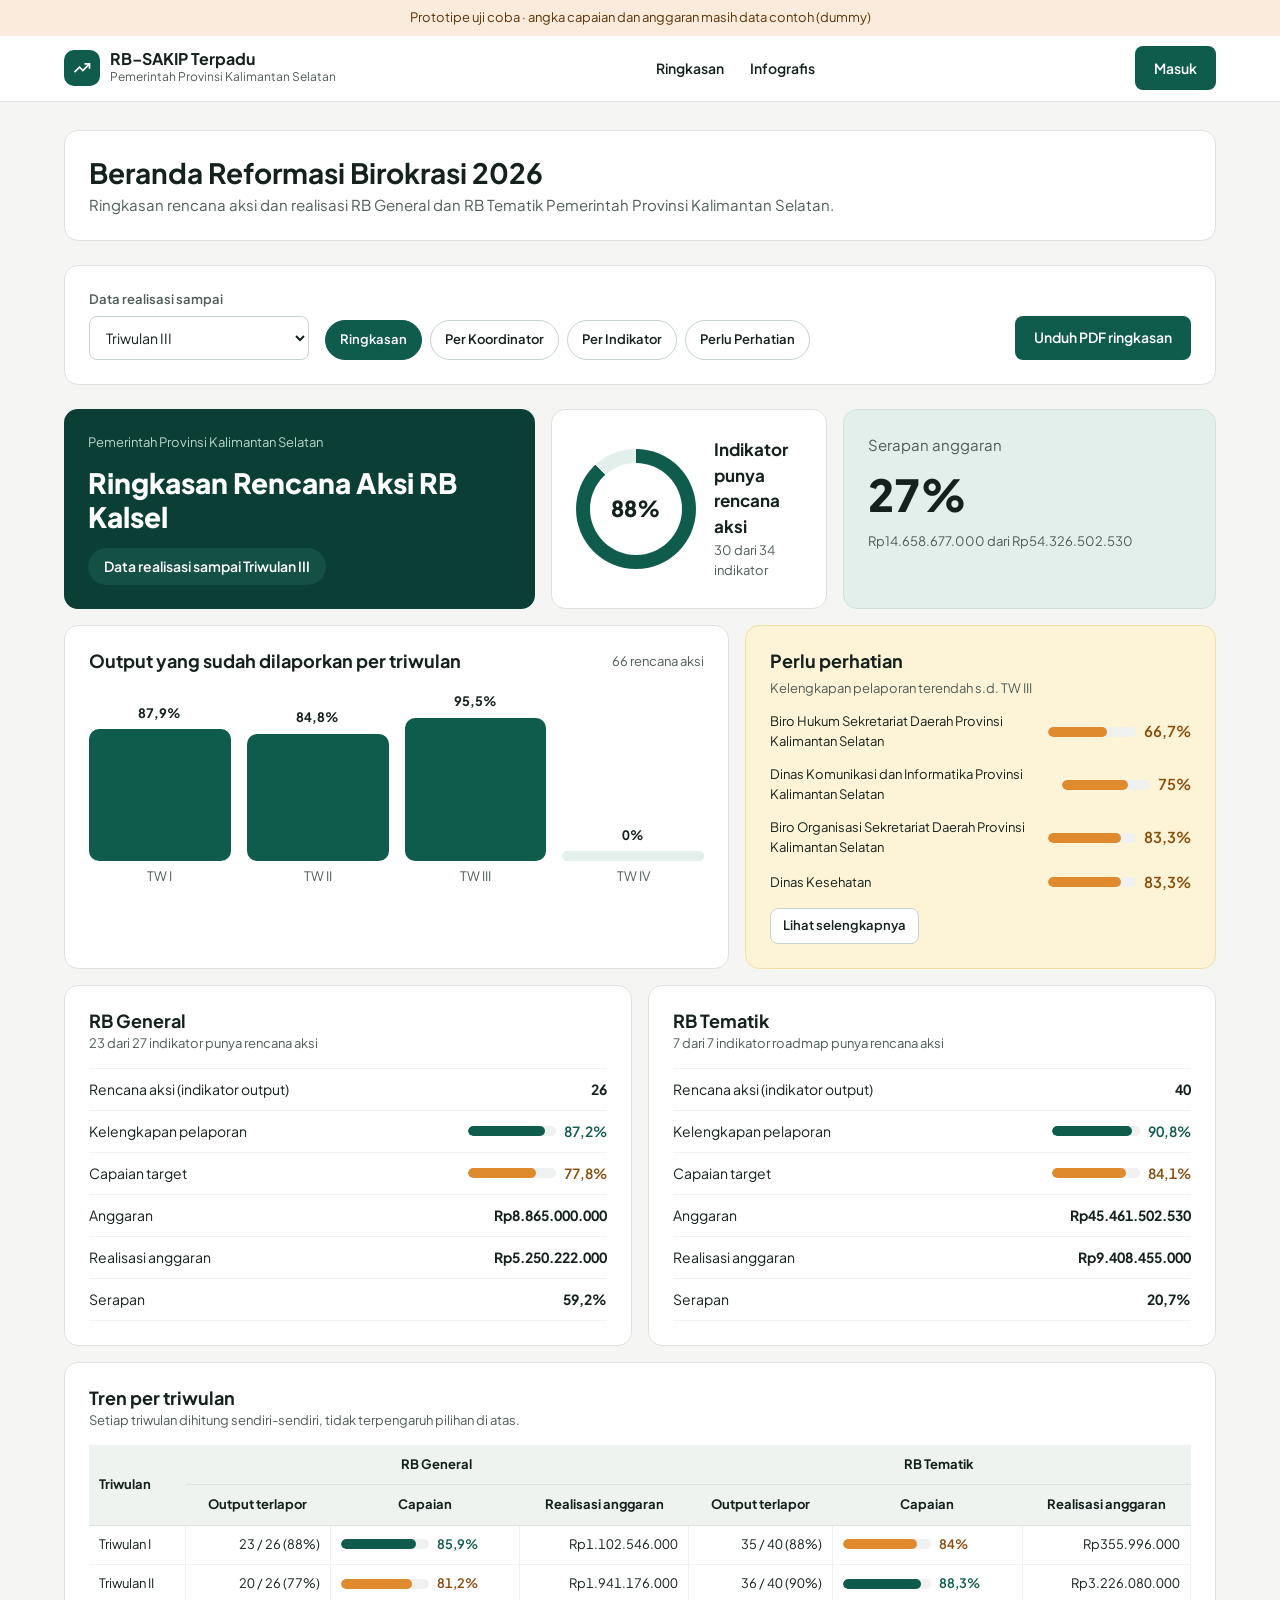
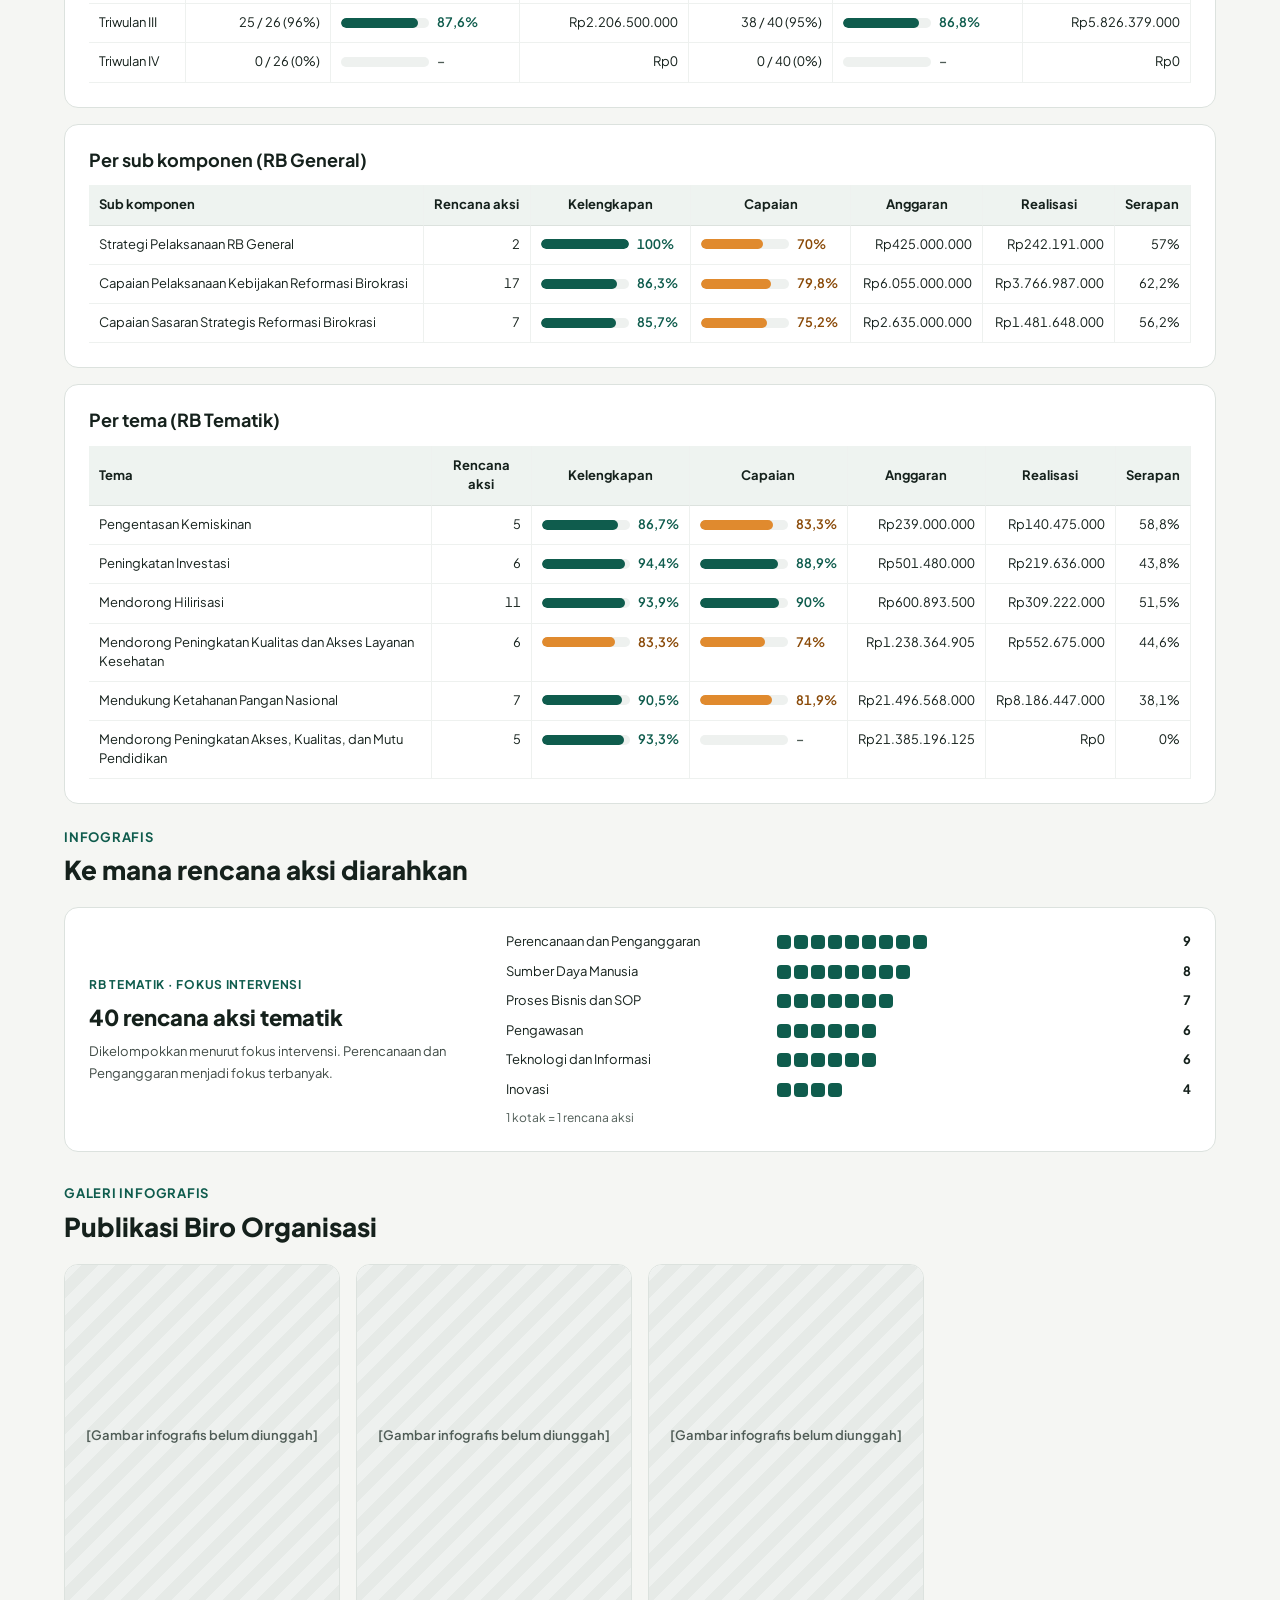
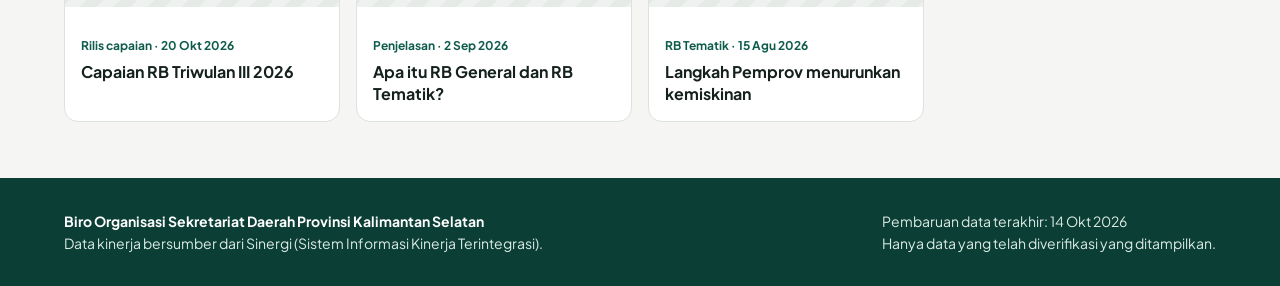
<file: index.html>
<!doctype html>
<html lang="id">
<head>
<meta charset="utf-8">
<meta name="viewport" content="width=device-width, initial-scale=1">
<title>Reformasi Birokrasi Provinsi Kalimantan Selatan</title>
<meta name="description" content="Kemajuan Reformasi Birokrasi Pemerintah Provinsi Kalimantan Selatan: indikator, rencana aksi, dan capaiannya.">
<link rel="preconnect" href="https://fonts.googleapis.com">
<link rel="stylesheet" href="https://fonts.googleapis.com/css2?family=Plus+Jakarta+Sans:wght@400;500;600;700;800&display=swap">
<link rel="stylesheet" href="assets/css/style.css">
</head>
<body>
<div class="proto-banner">Prototipe uji coba · angka capaian dan anggaran masih data contoh (dummy)</div>
<div id="hdr"></div>
<div id="beranda"><p class="empty">Memuat data…</p></div>
<script type="module" src="assets/js/beranda.js"></script>
</body>
</html>
</file>
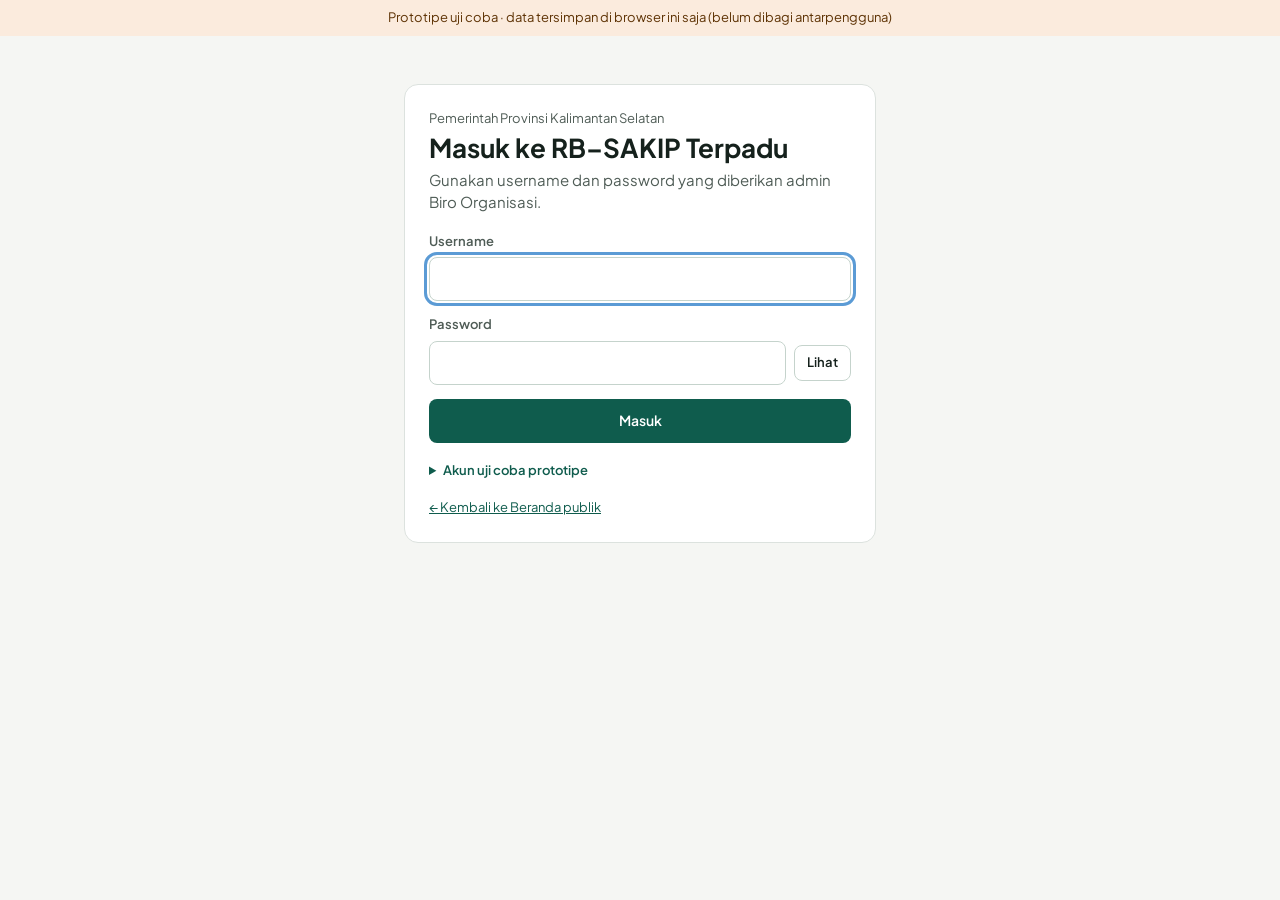
<file: app.html>
<!doctype html>
<html lang="id">
<head>
<meta charset="utf-8">
<meta name="viewport" content="width=device-width, initial-scale=1">
<title>RB–SAKIP Terpadu · Aplikasi</title>
<meta name="robots" content="noindex">
<link rel="preconnect" href="https://fonts.googleapis.com">
<link rel="stylesheet" href="https://fonts.googleapis.com/css2?family=Plus+Jakarta+Sans:wght@400;500;600;700;800&display=swap">
<link rel="stylesheet" href="assets/css/style.css">
<!-- JSZip (MIT) disertakan lokal; dipakai untuk membuat/membaca .xlsx dan .zip -->
<script src="assets/vendor/jszip.min.js"></script>
</head>
<body>
<div class="proto-banner">Prototipe uji coba · data tersimpan di browser ini saja (belum dibagi antarpengguna)</div>
<div id="app"><p class="empty">Memuat aplikasi…</p></div>
<script type="module" src="assets/js/app.js"></script>
</body>
</html>
</file>
<file: assets/css/style.css>
/* RB–SAKIP Terpadu · gaya dasar (tanpa framework, mudah dipindahkan) */
:root {
  --ground: #F5F6F3;
  --surface: #FFFFFF;
  --ink: #15211C;
  --muted: #4F5C56;
  --line: #DCE2DE;
  --line-soft: #EEF1EF;
  --primary: #0F5C4D;
  --primary-dark: #0B3F35;
  --primary-mid: #1A5A4C;
  --primary-tint: #E3EFEA;
  --primary-soft: #A9C7BB;
  --blue: #1D5FA8;
  --blue-tint: #E5EEF9;
  --blue-text: #174C87;
  --orange: #E08A2E;
  --orange-tint: #FBEBDD;
  --orange-text: #8A4A08;
  --gray-fill: #C9D0CC;
  --radius: 14px;
  --font: 'Plus Jakarta Sans', system-ui, -apple-system, 'Segoe UI', sans-serif;
}
* { box-sizing: border-box; }
html { -webkit-text-size-adjust: 100%; }
body { margin: 0; background: var(--ground); color: var(--ink); font-family: var(--font); font-size: 15px; line-height: 1.5; }
a { color: var(--primary); }
a:hover { color: var(--primary-dark); }
h1, h2, h3 { margin: 0; line-height: 1.25; }
button, input, select, textarea { font: inherit; color: inherit; }
img { max-width: 100%; display: block; }
.num { font-variant-numeric: tabular-nums; }
.muted { color: var(--muted); }
.small { font-size: 13px; }
.xs { font-size: 12px; }
.bold { font-weight: 700; }
.sr-only { position: absolute; width: 1px; height: 1px; margin: -1px; padding: 0; border: 0; overflow: hidden; clip: rect(0 0 0 0); clip-path: inset(50%); white-space: nowrap; }
.table-wrap, .table-scroll { position: relative; }
:focus-visible { outline: 3px solid #5B9BD5; outline-offset: 2px; }

/* ---------- tata letak aplikasi ---------- */
.shell { display: flex; flex-wrap: wrap; min-height: 100vh; }
.side { flex: 1 1 240px; background: var(--primary-dark); color: #fff; padding: 24px 16px; display: flex; flex-direction: column; gap: 20px; }
.side .brand { padding: 0 12px 8px; display: flex; flex-direction: column; gap: 2px; }
.side .brand small { font-size: 11px; letter-spacing: .08em; text-transform: uppercase; color: #B8D4CA; }
.side .brand b { font-size: 18px; }
.side .group { display: flex; flex-direction: column; gap: 2px; }
.side .group-label { font-size: 11px; letter-spacing: .08em; text-transform: uppercase; color: #9CC2B5; padding: 0 12px 4px; }
.side a { display: flex; align-items: center; gap: 10px; min-height: 44px; padding: 0 12px; border-radius: 8px; color: #DCEBE5; text-decoration: none; font-size: 14px; font-weight: 500; }
.side a:hover { background: #145044; color: #fff; }
.side a[aria-current="page"] { background: var(--primary-mid); color: #fff; font-weight: 600; }
.side svg { flex: 0 0 18px; }
.side .who { margin-top: auto; padding: 12px; border-radius: 10px; background: #145044; display: flex; flex-direction: column; gap: 6px; }
.side .who small { font-size: 12px; color: #B8D4CA; }
.side .who button { align-self: flex-start; background: transparent; border: 1px solid #5E8A7C; color: #DCEBE5; border-radius: 8px; padding: 6px 10px; font-size: 13px; cursor: pointer; min-height: 36px; }
.main { flex: 999 1 560px; min-width: 0; padding: 32px 40px 56px; display: flex; flex-direction: column; gap: 20px; }
@media (max-width: 700px) { .main { padding: 24px 16px 48px; } }

.page-head { display: flex; flex-wrap: wrap; gap: 16px; align-items: flex-end; justify-content: space-between; }
.page-head .t { display: flex; flex-direction: column; gap: 4px; min-width: 0; max-width: 780px; }
.page-head .eyebrow { font-size: 13px; color: var(--muted); }
.page-head h1 { font-size: 28px; line-height: 36px; font-weight: 700; }
.page-head p { margin: 0; color: var(--muted); }

.row { display: flex; flex-wrap: wrap; gap: 24px; align-items: flex-start; }
.col-main { flex: 999 1 560px; min-width: 0; }
.col-side { flex: 1 1 340px; min-width: 0; }
.stack { display: flex; flex-direction: column; gap: 12px; }
.inline { display: flex; flex-wrap: wrap; gap: 8px; align-items: center; }
.between { justify-content: space-between; }

.card { background: var(--surface); border: 1px solid var(--line); border-radius: var(--radius); padding: 24px; display: flex; flex-direction: column; gap: 14px; }
.card.pad-s { padding: 16px; }
.card.flush { padding: 0; overflow: hidden; }
.card.focus { border: 2px solid var(--primary); }
.card h2 { font-size: 18px; font-weight: 700; }
.tiles { display: flex; flex-wrap: wrap; gap: 16px; }
.tile { flex: 1 1 200px; background: var(--surface); border: 1px solid var(--line); border-radius: var(--radius); padding: 18px 20px; display: flex; flex-direction: column; gap: 4px; text-decoration: none; color: var(--ink); }
.tile .k { font-size: 13px; color: var(--muted); font-weight: 500; }
.tile .v { font-size: 28px; line-height: 36px; font-weight: 700; font-variant-numeric: tabular-nums; }

/* ---------- kontrol ---------- */
.btn { display: inline-flex; align-items: center; justify-content: center; gap: 8px; min-height: 44px; padding: 0 18px; border-radius: 8px; border: 1px solid transparent; background: var(--primary); color: #fff; font-size: 14px; font-weight: 600; cursor: pointer; text-decoration: none; }
.btn:hover { background: var(--primary-dark); color: #fff; }
.btn.secondary { background: #fff; color: var(--ink); border-color: #C5D3CC; }
.btn.secondary:hover { background: var(--ground); color: var(--ink); }
.btn.outline { background: #fff; color: var(--primary); border-color: var(--primary); }
.btn.warn { background: #fff; color: var(--orange-text); border-color: var(--orange-text); }
.btn.danger { background: #fff; color: #9B1C1C; border-color: #E2B4B4; }
.btn.small { min-height: 36px; padding: 0 12px; font-size: 13px; }
.btn:disabled { opacity: .5; cursor: not-allowed; }
.field { display: flex; flex-direction: column; gap: 6px; font-size: 13px; font-weight: 600; color: var(--muted); }
.field input, .field select, .field textarea { min-height: 44px; padding: 8px 12px; border: 1px solid #C5D3CC; border-radius: 8px; background: #fff; font-size: 14px; font-weight: 400; color: var(--ink); }
.field textarea { line-height: 21px; resize: vertical; }
.field .hint { font-weight: 400; font-size: 12px; }
.seg { display: flex; padding: 4px; border-radius: 10px; background: #E6EAE7; gap: 4px; }
.seg button { flex: 1 1 0; min-height: 40px; border: 0; border-radius: 8px; background: transparent; font-size: 13px; font-weight: 600; cursor: pointer; padding: 0 12px; }
.seg button[aria-pressed="true"] { background: #fff; box-shadow: 0 1px 2px rgba(0,0,0,.08); }
.chip { display: inline-flex; align-items: center; gap: 6px; min-height: 40px; padding: 0 14px; border-radius: 999px; border: 1px solid #C5D3CC; background: #fff; font-size: 13px; font-weight: 600; cursor: pointer; }
.chip[aria-pressed="true"] { background: var(--primary); border-color: var(--primary); color: #fff; }
.tabs { display: flex; flex-wrap: wrap; gap: 8px; border-bottom: 1px solid var(--line); }
.tabs button { min-height: 48px; padding: 0 16px; border: 0; border-bottom: 3px solid transparent; background: transparent; color: var(--muted); font-size: 15px; font-weight: 700; cursor: pointer; }
.tabs button[aria-pressed="true"] { border-bottom-color: var(--primary); color: var(--primary); }

.badge { display: inline-block; padding: 3px 10px; border-radius: 999px; font-size: 12px; font-weight: 600; white-space: nowrap; }
.b-ok { background: var(--blue-tint); color: var(--blue-text); }
.b-wait { background: var(--orange-tint); color: var(--orange-text); }
.b-back { background: var(--orange-text); color: #fff; }
.b-none { background: var(--line-soft); color: #3F4A45; }
.b-green { background: var(--primary-tint); color: var(--primary-dark); }
.b-draft { background: #fff; color: var(--muted); border: 1px dashed #8FA39A; }
.pill-pd { display: inline-block; padding: 3px 8px; border-radius: 6px; font-size: 12px; font-weight: 600; background: var(--primary-tint); color: var(--primary-dark); margin: 2px 4px 2px 0; }
.pill-pd.shared { background: var(--blue-tint); color: var(--blue-text); }
.pill-pd.none { background: var(--orange-tint); color: var(--orange-text); }
.note { padding: 12px 14px; border-radius: 10px; font-size: 14px; line-height: 21px; }
.note.warn { background: var(--orange-tint); color: #5E3305; }
.note.info { background: var(--blue-tint); color: #123B69; }
.note.ok { background: var(--primary-tint); color: var(--primary-dark); }
.box { padding: 12px; border-radius: 10px; background: var(--ground); }

/* ---------- tabel ---------- */
.table-wrap { overflow-x: auto; }
table.t { width: 100%; border-collapse: collapse; font-size: 14px; }
table.t th { text-align: left; padding: 10px 14px; font-size: 12px; font-weight: 600; letter-spacing: .04em; text-transform: uppercase; color: var(--muted); background: var(--ground); white-space: nowrap; }
table.t td { padding: 12px 14px; border-top: 1px solid var(--line-soft); vertical-align: top; }
table.t tr.sel td { background: var(--primary-tint); }
table.t tr.group td { background: #fff; color: var(--primary); font-weight: 700; font-size: 13px; padding-top: 16px; border-top: 1px solid var(--line); }
table.t tr.clickable { cursor: pointer; }
table.t tr.clickable:hover td { background: #F3F8F6; }
table.t .mono { font-family: ui-monospace, Menlo, Consolas, monospace; font-size: 12px; }

/* ---------- grafik ---------- */
.bar { height: 10px; border-radius: 5px; background: var(--line-soft); display: flex; overflow: hidden; }
.bar > span { display: block; height: 100%; border-radius: 5px; }
.hbar-row { display: grid; grid-template-columns: minmax(0, 1.4fr) minmax(0, 1fr) 52px; gap: 10px; align-items: center; font-size: 14px; }
.colchart { display: grid; grid-template-columns: repeat(4, minmax(0, 1fr)); gap: 16px; height: 240px; align-items: end; border-bottom: 1px solid var(--gray-fill); }
.colchart .grp { display: flex; gap: 6px; align-items: flex-end; justify-content: center; height: 100%; }
.colchart .c { display: flex; flex-direction: column; align-items: center; justify-content: flex-end; gap: 4px; height: 100%; width: 38%; font-size: 12px; }
.colchart .c i { display: block; width: 100%; border-radius: 6px 6px 0 0; }
.legend { display: flex; flex-wrap: wrap; gap: 16px; font-size: 13px; color: var(--muted); }
.legend span { display: inline-flex; align-items: center; gap: 6px; }
.legend i { width: 12px; height: 12px; border-radius: 3px; display: inline-block; }
.ring { flex: 0 0 120px; width: 120px; height: 120px; border-radius: 999px; display: flex; align-items: center; justify-content: center; }
.ring > span { width: 92px; height: 92px; border-radius: 999px; background: #fff; display: flex; align-items: center; justify-content: center; font-size: 22px; font-weight: 800; font-variant-numeric: tabular-nums; }

/* ---------- dialog ---------- */
dialog { border: 0; border-radius: 16px; padding: 0; width: min(560px, calc(100vw - 32px)); box-shadow: 0 20px 60px rgba(0,0,0,.25); }
dialog::backdrop { background: rgba(11, 33, 28, .45); }
dialog .dlg { padding: 24px; display: flex; flex-direction: column; gap: 14px; }
dialog h2 { font-size: 20px; }

.toast { position: fixed; left: 50%; bottom: 24px; transform: translateX(-50%); background: var(--ink); color: #fff; padding: 12px 18px; border-radius: 10px; font-size: 14px; z-index: 50; box-shadow: 0 8px 24px rgba(0,0,0,.2); max-width: calc(100vw - 32px); }
.dropzone { display: flex; flex-direction: column; align-items: center; justify-content: center; gap: 8px; min-height: 140px; padding: 20px; border: 2px dashed #8FB8A8; border-radius: 12px; background: #F3F8F6; text-align: center; cursor: pointer; }
.empty { padding: 24px; text-align: center; color: var(--muted); }
.proto-banner { background: var(--orange-tint); color: #5E3305; font-size: 13px; padding: 8px 16px; text-align: center; }

/* ---------- beranda publik ---------- */
.pub-head { background: #fff; border-bottom: 1px solid var(--line); position: sticky; top: 0; z-index: 10; }
.wrap { max-width: 1200px; margin: 0 auto; padding-left: 24px; padding-right: 24px; }
@media (max-width: 700px) { .wrap { padding-left: 16px; padding-right: 16px; } }
.pub-head .wrap { padding-top: 10px; padding-bottom: 10px; display: flex; flex-wrap: wrap; gap: 8px 24px; align-items: center; justify-content: space-between; }
.logo { display: flex; align-items: center; gap: 10px; text-decoration: none; color: var(--ink); min-height: 44px; }
.logo .mark { width: 36px; height: 36px; border-radius: 10px; background: var(--primary); display: flex; align-items: center; justify-content: center; }
.pub-nav { display: flex; flex-wrap: wrap; gap: 2px; font-size: 14px; font-weight: 600; }
.pub-nav a { padding: 12px; text-decoration: none; color: var(--ink); }
.hero { background: var(--primary-dark); color: #fff; }
.hero .wrap { padding-top: 56px; padding-bottom: 48px; display: flex; flex-direction: column; gap: 32px; }
.hero h1 { font-size: clamp(30px, 4vw, 40px); line-height: 1.2; font-weight: 800; letter-spacing: -.01em; }
.hero p { margin: 0; font-size: 17px; line-height: 27px; color: #DCEBE5; max-width: 760px; }
.hero .eyebrow { font-size: 13px; font-weight: 700; letter-spacing: .08em; color: #9CC2B5; }
.hero-stats { display: grid; grid-template-columns: repeat(auto-fit, minmax(170px, 1fr)); gap: 16px; }
.hero-stats div { padding: 20px; border-radius: 14px; background: #145044; display: flex; flex-direction: column; gap: 4px; }
.hero-stats b { font-size: 40px; line-height: 44px; font-weight: 800; }
.hero-stats span { font-size: 14px; color: #CFE3DA; }
.pub-main { padding-top: 40px; padding-bottom: 56px; display: flex; flex-direction: column; gap: 48px; }
.sec-head { display: flex; flex-direction: column; gap: 6px; }
.sec-head .eyebrow { font-size: 13px; font-weight: 700; letter-spacing: .06em; color: var(--primary); }
.sec-head h2 { font-size: 26px; line-height: 34px; font-weight: 800; }
.grid-auto { display: grid; gap: 16px; grid-template-columns: repeat(auto-fill, minmax(var(--min, 280px), 1fr)); }
.step-n { width: 40px; height: 40px; border-radius: 999px; font-size: 18px; font-weight: 800; display: flex; align-items: center; justify-content: center; }
.ico { flex: 0 0 48px; width: 48px; height: 48px; border-radius: 12px; background: var(--primary-tint); color: var(--primary); display: flex; align-items: center; justify-content: center; }
.dots { display: flex; gap: 3px; flex-wrap: wrap; }
.dots i { width: 14px; height: 14px; border-radius: 4px; background: var(--primary); display: block; }
.placeholder-img { aspect-ratio: 4 / 5; background: repeating-linear-gradient(135deg, #EEF1EF 0 12px, #E6EAE7 12px 24px); display: flex; align-items: center; justify-content: center; padding: 16px; text-align: center; font-size: 13px; font-weight: 600; color: var(--muted); }
.gallery-img { aspect-ratio: 4 / 5; object-fit: cover; width: 100%; background: var(--line-soft); }
.pub-foot { background: var(--primary-dark); color: #DCEBE5; }
.pub-foot .wrap { padding-top: 32px; padding-bottom: 32px; display: flex; flex-wrap: wrap; gap: 16px 40px; justify-content: space-between; font-size: 14px; line-height: 22px; }

/* ---------- menu atas (aplikasi) ---------- */
:root { --red: #B42318; --red-tint: #FDE7E5; }
.topbar { background: #fff; border-bottom: 1px solid var(--line); position: sticky; top: 0; z-index: 20; }
.topbar .in { max-width: 1480px; margin: 0 auto; padding: 8px 24px; display: flex; flex-wrap: wrap; gap: 8px 20px; align-items: center; justify-content: space-between; }
.topnav { display: flex; flex-wrap: wrap; gap: 4px; padding: 4px; border-radius: 999px; background: var(--ground); border: 1px solid var(--line); }
.topnav a { display: inline-flex; align-items: center; gap: 8px; min-height: 40px; padding: 0 16px; border-radius: 999px; color: var(--ink); text-decoration: none; font-size: 14px; font-weight: 600; }
.topnav a:hover { background: #E6EAE7; color: var(--ink); }
.topnav a[aria-current="page"] { background: var(--primary-dark); color: #fff; }
.userbox { display: flex; align-items: center; gap: 10px; font-size: 13px; }
.userbox b { display: block; font-size: 13px; }
.page-wide { max-width: 1480px; margin: 0 auto; padding: 24px 24px 56px; display: flex; flex-direction: column; gap: 20px; }
@media (max-width: 700px) { .page-wide, .topbar .in { padding-left: 16px; padding-right: 16px; } }
.subtabs { display: flex; flex-wrap: wrap; gap: 6px; padding: 4px; border-radius: 12px; background: #fff; border: 1px solid var(--line); align-self: flex-start; }
.subtabs a { display: inline-flex; align-items: center; gap: 8px; min-height: 40px; padding: 0 16px; border-radius: 9px; color: var(--muted); text-decoration: none; font-size: 14px; font-weight: 600; }
.subtabs a[aria-current="page"] { background: var(--primary); color: #fff; }
.subtabs .count { display: inline-block; min-width: 22px; padding: 1px 6px; border-radius: 999px; background: var(--orange-tint); color: var(--orange-text); font-size: 12px; text-align: center; }
.subtabs a[aria-current="page"] .count { background: #fff; }

/* ---------- nada warna persentase ---------- */
.t-good { color: var(--primary); } .t-mid { color: var(--orange-text); } .t-low { color: var(--red); } .t-none { color: var(--muted); }
.f-good { background: var(--primary); } .f-mid { background: var(--orange); } .f-low { background: var(--red); } .f-none { background: transparent; }
.pbar { display: inline-flex; align-items: center; gap: 8px; white-space: nowrap; font-variant-numeric: tabular-nums; font-weight: 600; }
.pbar .bar { width: 88px; flex: 0 0 88px; }

/* ---------- tabel besar ---------- */
.table-scroll { overflow: auto; max-height: 75vh; border: 1px solid var(--line); border-radius: 12px; background: #fff; }
table.grid { border-collapse: separate; border-spacing: 0; width: 100%; font-size: 13px; }
table.grid thead { position: sticky; top: 0; z-index: 2; }
table.grid th { background: #EEF3F0; color: var(--ink); font-weight: 700; padding: 10px; border-bottom: 1px solid var(--line); border-right: 1px solid var(--line-soft); text-align: center; vertical-align: middle; }
table.grid td { padding: 9px 10px; border-bottom: 1px solid var(--line-soft); border-right: 1px solid var(--line-soft); vertical-align: top; background: #fff; }
table.grid td.n { text-align: right; font-variant-numeric: tabular-nums; white-space: nowrap; }
table.grid td.c { text-align: center; }
table.grid tr.ind td { background: #F4F8F6; font-weight: 600; border-top: 2px solid var(--line); }
table.grid tr.pm td { background: #FBFCFB; }
table.grid tr.tema td { background: var(--primary-dark); color: #fff; font-weight: 700; font-size: 14px; }
table.grid tr.sum td { background: #fff; font-weight: 700; }
table.grid tr.empty-row td { color: var(--muted); font-style: italic; }
.filters { display: flex; flex-wrap: wrap; gap: 12px; align-items: flex-end; }
.filters .field { flex: 1 1 180px; }
.filters .field.wide { flex: 3 1 320px; }
.kv { display: flex; flex-direction: column; border-top: 1px solid var(--line-soft); }
.kv > div { display: flex; justify-content: space-between; align-items: center; gap: 12px; padding: 10px 0; border-bottom: 1px solid var(--line-soft); font-size: 14px; }
.kv > div b { font-variant-numeric: tabular-nums; }
.bulkbar { position: sticky; bottom: 12px; z-index: 5; display: flex; flex-wrap: wrap; gap: 8px; align-items: center; justify-content: space-between; padding: 12px 16px; border-radius: 12px; background: var(--primary-dark); color: #fff; box-shadow: 0 8px 24px rgba(0,0,0,.18); }

/* ---------- beranda ringkasan ---------- */
.dash-grid { display: grid; gap: 16px; grid-template-columns: repeat(12, minmax(0, 1fr)); }
.span-12 { grid-column: span 12; } .span-7 { grid-column: span 7; } .span-6 { grid-column: span 6; } .span-5 { grid-column: span 5; } .span-4 { grid-column: span 4; } .span-3 { grid-column: span 3; }
@media (max-width: 980px) { .span-7, .span-6, .span-5, .span-4, .span-3 { grid-column: span 12; } }
.hello { background: var(--primary-dark); color: #fff; border-radius: var(--radius); padding: 24px; display: flex; flex-direction: column; gap: 14px; justify-content: center; }
.hello h2 { font-size: 28px; line-height: 34px; font-weight: 800; }
.hello .pill { align-self: flex-start; padding: 8px 16px; border-radius: 999px; background: #145044; font-weight: 600; font-size: 14px; }
.soft-green { background: var(--primary-tint); border-color: #CFE3DA; }
.soft-yellow { background: #FDF3D7; border-color: #F2DFA6; }
.big { font-size: 44px; line-height: 48px; font-weight: 800; font-variant-numeric: tabular-nums; }
.twbars { display: grid; grid-template-columns: repeat(4, minmax(0, 1fr)); gap: 16px; align-items: end; height: 200px; }
.twbars > div { display: flex; flex-direction: column; justify-content: flex-end; align-items: center; gap: 6px; height: 100%; font-size: 13px; }
.twbars i { display: block; width: 100%; border-radius: 10px; min-height: 10px; }

@media print {
  .proto-banner, .pub-head, .no-print, .topbar { display: none !important; }
  body { background: #fff; }
  .card, .hello { break-inside: avoid; }
  .hero, .hello { -webkit-print-color-adjust: exact; print-color-adjust: exact; }
}
</file>
